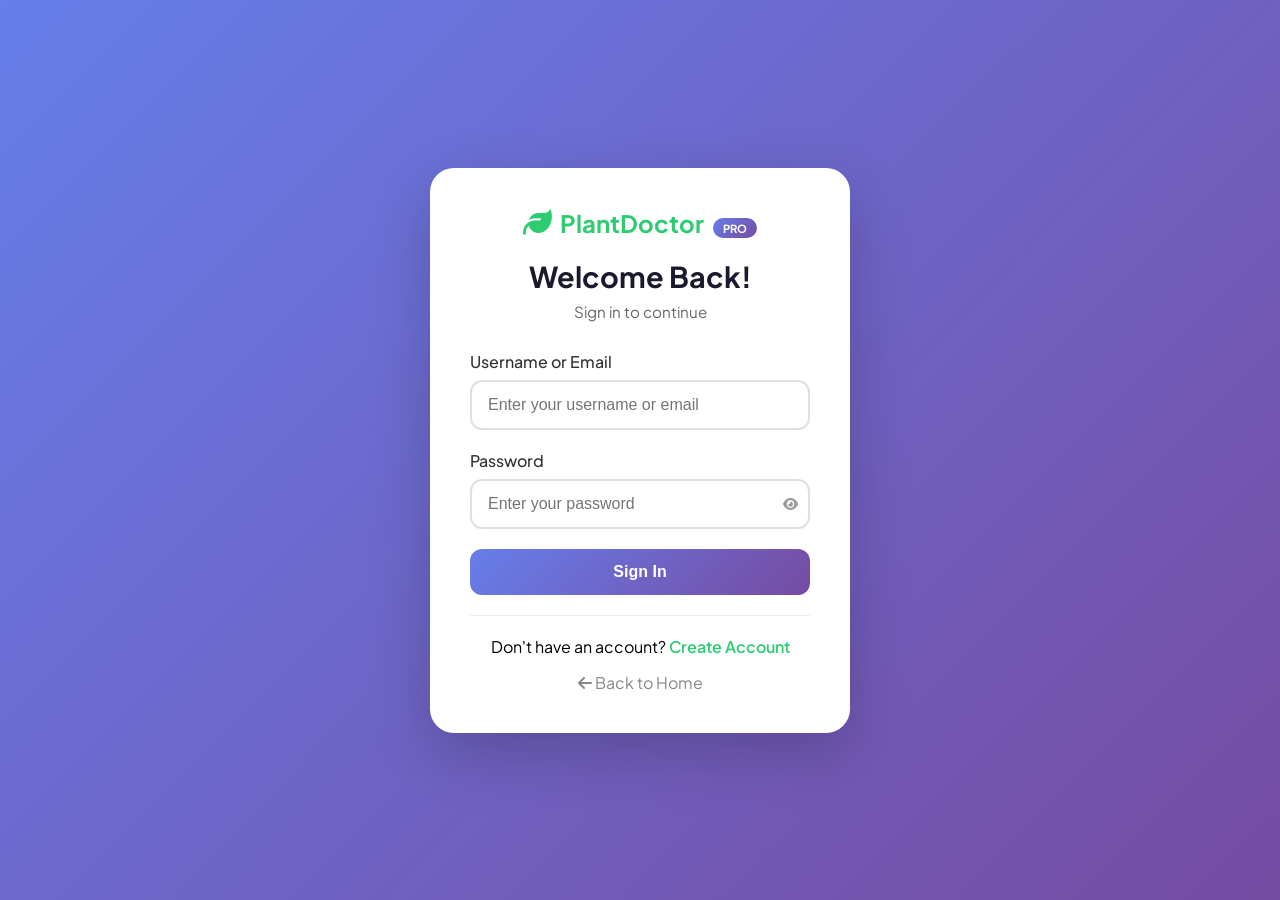
<file: templates/login.html>
<!DOCTYPE html>
<html lang="en">
<head>
    <meta charset="UTF-8">
    <meta name="viewport" content="width=device-width, initial-scale=1.0">
    <title>Login - PlantDoctor AI Pro</title>
    <link href="https://fonts.googleapis.com/css2?family=Plus+Jakarta+Sans:wght@300;400;500;600;700&display=swap" rel="stylesheet">
    <link rel="stylesheet" href="https://cdnjs.cloudflare.com/ajax/libs/font-awesome/6.4.0/css/all.min.css">
    <style>
        * { margin: 0; padding: 0; box-sizing: border-box; }
        body {
            font-family: 'Plus Jakarta Sans', sans-serif;
            background: linear-gradient(135deg, #667eea 0%, #764ba2 100%);
            min-height: 100vh;
            display: flex;
            align-items: center;
            justify-content: center;
            padding: 20px;
        }
        .auth-card {
            background: white;
            border-radius: 24px;
            padding: 40px;
            width: 100%;
            max-width: 420px;
            box-shadow: 0 20px 60px rgba(0, 0, 0, 0.2);
        }
        .brand {
            display: flex;
            align-items: center;
            justify-content: center;
            gap: 8px;
            font-size: 1.5rem;
            font-weight: 700;
            color: #2ecc71;
            margin-bottom: 20px;
        }
        .brand i { font-size: 1.8rem; }
        .pro-badge {
            background: linear-gradient(135deg, #667eea, #764ba2);
            color: white;
            padding: 3px 10px;
            border-radius: 20px;
            font-size: 0.7rem;
            margin-left: 5px;
        }
        .auth-header { text-align: center; margin-bottom: 30px; }
        .auth-header h2 { font-size: 1.8rem; color: #1a1a2e; margin-bottom: 8px; }
        .auth-header p { color: #666; font-size: 0.95rem; }
        .form-group { margin-bottom: 20px; }
        .form-group label { display: block; margin-bottom: 8px; font-weight: 500; color: #333; }
        .form-group input {
            width: 100%;
            padding: 14px 16px;
            border: 2px solid #e0e0e0;
            border-radius: 12px;
            font-size: 1rem;
        }
        .form-group input:focus { outline: none; border-color: #2ecc71; }
        .password-input { position: relative; }
        .password-input input { padding-right: 50px; }
        .toggle-password {
            position: absolute;
            right: 12px;
            top: 50%;
            transform: translateY(-50%);
            background: none;
            border: none;
            color: #999;
            cursor: pointer;
        }
        .btn-auth {
            width: 100%;
            padding: 14px;
            background: linear-gradient(135deg, #667eea, #764ba2);
            color: white;
            border: none;
            border-radius: 12px;
            font-size: 1rem;
            font-weight: 600;
            cursor: pointer;
        }
        .btn-auth:hover { transform: translateY(-2px); box-shadow: 0 10px 30px rgba(102, 126, 234, 0.4); }
        .error-message {
            background: #fee;
            color: #e74c3c;
            padding: 12px;
            border-radius: 10px;
            margin-top: 15px;
            display: none;
        }
        .auth-footer { text-align: center; margin-top: 20px; padding-top: 20px; border-top: 1px solid #eee; }
        .auth-footer a { color: #2ecc71; text-decoration: none; font-weight: 600; }
        .auth-back { text-align: center; margin-top: 15px; }
        .auth-back a { color: #888; text-decoration: none; }
    </style>
</head>
<body>
    <div class="auth-card">
        <div class="brand">
            <i class="fas fa-leaf"></i>
            <span>PlantDoctor <span class="pro-badge">PRO</span></span>
        </div>
        <div class="auth-header">
            <h2>Welcome Back!</h2>
            <p>Sign in to continue</p>
        </div>
        
        <form id="loginForm">
            <div class="form-group">
                <label>Username or Email</label>
                <input type="text" id="username" placeholder="Enter your username or email" required>
            </div>
            <div class="form-group">
                <label>Password</label>
                <div class="password-input">
                    <input type="password" id="password" placeholder="Enter your password" required>
                    <button type="button" class="toggle-password"><i class="fas fa-eye"></i></button>
                </div>
            </div>
            
            <button type="submit" class="btn-auth">Sign In</button>
            <div id="loginError" class="error-message"></div>
        </form>
        
        <div class="auth-footer">
            <p>Don't have an account? <a href="/register">Create Account</a></p>
        </div>
        <div class="auth-back">
            <a href="/"><i class="fas fa-arrow-left"></i> Back to Home</a>
        </div>
    </div>
    
    <script>
        document.getElementById('loginForm').addEventListener('submit', async (e) => {
            e.preventDefault();
            const username = document.getElementById('username').value;
            const password = document.getElementById('password').value;
            const errorDiv = document.getElementById('loginError');
            
            try {
                const response = await fetch('/auth/login', {
                    method: 'POST',
                    headers: { 'Content-Type': 'application/json' },
                    body: JSON.stringify({ username, password })
                });
                const data = await response.json();
                if (data.success) {
                    window.location.href = '/dashboard';
                } else {
                    errorDiv.textContent = data.error || 'Login failed';
                    errorDiv.style.display = 'block';
                }
            } catch (error) {
                errorDiv.textContent = 'Connection error. Please try again.';
                errorDiv.style.display = 'block';
            }
        });
        
        document.querySelector('.toggle-password').addEventListener('click', function() {
            const input = document.getElementById('password');
            const icon = this.querySelector('i');
            if (input.type === 'password') {
                input.type = 'text';
                icon.className = 'fas fa-eye-slash';
            } else {
                input.type = 'password';
                icon.className = 'fas fa-eye';
            }
        });
    </script>
</body>
</html>
</file>
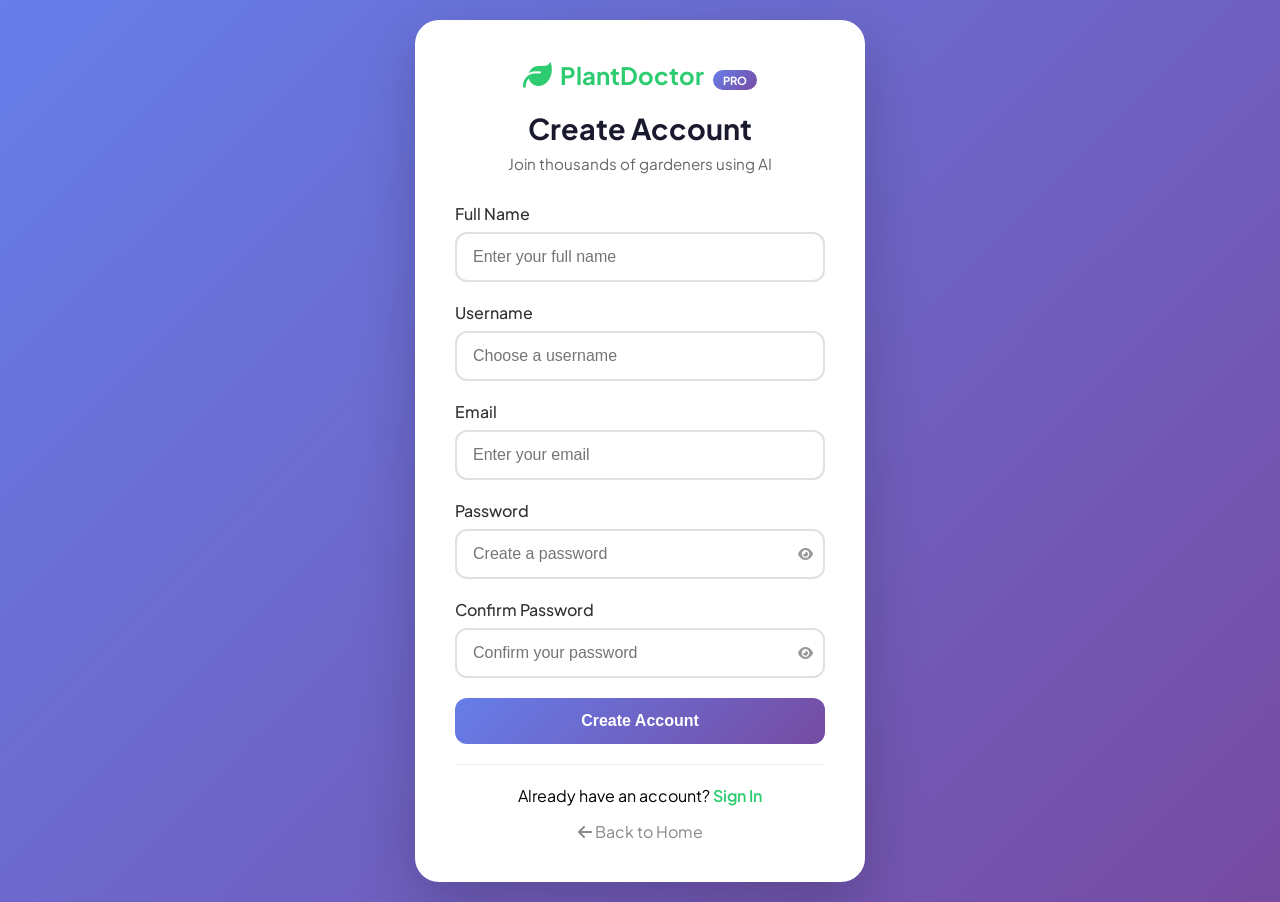
<file: templates/register.html>
<!DOCTYPE html>
<html lang="en">
<head>
    <meta charset="UTF-8">
    <meta name="viewport" content="width=device-width, initial-scale=1.0">
    <title>Register - PlantDoctor AI Pro</title>
    <link href="https://fonts.googleapis.com/css2?family=Plus+Jakarta+Sans:wght@300;400;500;600;700&display=swap" rel="stylesheet">
    <link rel="stylesheet" href="https://cdnjs.cloudflare.com/ajax/libs/font-awesome/6.4.0/css/all.min.css">
    <style>
        * { margin: 0; padding: 0; box-sizing: border-box; }
        body {
            font-family: 'Plus Jakarta Sans', sans-serif;
            background: linear-gradient(135deg, #667eea 0%, #764ba2 100%);
            min-height: 100vh;
            display: flex;
            align-items: center;
            justify-content: center;
            padding: 20px;
        }
        .auth-card {
            background: white;
            border-radius: 24px;
            padding: 40px;
            width: 100%;
            max-width: 450px;
            box-shadow: 0 20px 60px rgba(0, 0, 0, 0.2);
        }
        .brand {
            display: flex;
            align-items: center;
            justify-content: center;
            gap: 8px;
            font-size: 1.5rem;
            font-weight: 700;
            color: #2ecc71;
            margin-bottom: 20px;
        }
        .brand i { font-size: 1.8rem; }
        .pro-badge {
            background: linear-gradient(135deg, #667eea, #764ba2);
            color: white;
            padding: 3px 10px;
            border-radius: 20px;
            font-size: 0.7rem;
            margin-left: 5px;
        }
        .auth-header { text-align: center; margin-bottom: 30px; }
        .auth-header h2 { font-size: 1.8rem; color: #1a1a2e; margin-bottom: 8px; }
        .auth-header p { color: #666; font-size: 0.95rem; }
        .form-group { margin-bottom: 20px; }
        .form-group label { display: block; margin-bottom: 8px; font-weight: 500; color: #333; }
        .form-group input {
            width: 100%;
            padding: 14px 16px;
            border: 2px solid #e0e0e0;
            border-radius: 12px;
            font-size: 1rem;
        }
        .form-group input:focus { outline: none; border-color: #2ecc71; }
        .btn-auth {
            width: 100%;
            padding: 14px;
            background: linear-gradient(135deg, #667eea, #764ba2);
            color: white;
            border: none;
            border-radius: 12px;
            font-size: 1rem;
            font-weight: 600;
            cursor: pointer;
        }
        .btn-auth:hover { transform: translateY(-2px); box-shadow: 0 10px 30px rgba(102, 126, 234, 0.4); }
        .error-message {
            background: #fee;
            color: #e74c3c;
            padding: 12px;
            border-radius: 10px;
            margin-top: 15px;
            display: none;
        }
        .auth-footer { text-align: center; margin-top: 20px; padding-top: 20px; border-top: 1px solid #eee; }
        .auth-footer a { color: #2ecc71; text-decoration: none; font-weight: 600; }
        .auth-back { text-align: center; margin-top: 15px; }
        .auth-back a { color: #888; text-decoration: none; }
        .password-input { position: relative; }
        .password-input input { padding-right: 50px; }
        .toggle-password {
            position: absolute;
            right: 12px;
            top: 50%;
            transform: translateY(-50%);
            background: none;
            border: none;
            color: #999;
            cursor: pointer;
        }
    </style>
</head>
<body>
    <div class="auth-card">
        <div class="brand">
            <i class="fas fa-leaf"></i>
            <span>PlantDoctor <span class="pro-badge">PRO</span></span>
        </div>
        <div class="auth-header">
            <h2>Create Account</h2>
            <p>Join thousands of gardeners using AI</p>
        </div>
        
        <form id="registerForm">
            <div class="form-group">
                <label>Full Name</label>
                <input type="text" id="fullName" placeholder="Enter your full name">
            </div>
            <div class="form-group">
                <label>Username</label>
                <input type="text" id="username" placeholder="Choose a username" required>
            </div>
            <div class="form-group">
                <label>Email</label>
                <input type="email" id="email" placeholder="Enter your email" required>
            </div>
            <div class="form-group">
                <label>Password</label>
                <div class="password-input">
                    <input type="password" id="password" placeholder="Create a password" required>
                    <button type="button" class="toggle-password"><i class="fas fa-eye"></i></button>
                </div>
            </div>
            <div class="form-group">
                <label>Confirm Password</label>
                <div class="password-input">
                    <input type="password" id="confirmPassword" placeholder="Confirm your password" required>
                    <button type="button" class="toggle-password"><i class="fas fa-eye"></i></button>
                </div>
            </div>
            
            <button type="submit" class="btn-auth">Create Account</button>
            <div id="registerError" class="error-message"></div>
        </form>
        
        <div class="auth-footer">
            <p>Already have an account? <a href="/login">Sign In</a></p>
        </div>
        <div class="auth-back">
            <a href="/"><i class="fas fa-arrow-left"></i> Back to Home</a>
        </div>
    </div>
    
    <script>
        document.getElementById('registerForm').addEventListener('submit', async (e) => {
            e.preventDefault();
            const fullName = document.getElementById('fullName').value;
            const username = document.getElementById('username').value;
            const email = document.getElementById('email').value;
            const password = document.getElementById('password').value;
            const confirmPassword = document.getElementById('confirmPassword').value;
            const errorDiv = document.getElementById('registerError');
            
            if (password !== confirmPassword) {
                errorDiv.textContent = 'Passwords do not match';
                errorDiv.style.display = 'block';
                return;
            }
            
            try {
                const response = await fetch('/auth/register', {
                    method: 'POST',
                    headers: { 'Content-Type': 'application/json' },
                    body: JSON.stringify({ username, email, password, full_name: fullName })
                });
                const data = await response.json();
                if (data.success) {
                    window.location.href = '/login?registered=true';
                } else {
                    errorDiv.textContent = data.error || 'Registration failed';
                    errorDiv.style.display = 'block';
                }
            } catch (error) {
                errorDiv.textContent = 'Connection error. Please try again.';
                errorDiv.style.display = 'block';
            }
        });
        
        document.querySelectorAll('.toggle-password').forEach(btn => {
            btn.addEventListener('click', function() {
                const input = this.parentElement.querySelector('input');
                const icon = this.querySelector('i');
                if (input.type === 'password') {
                    input.type = 'text';
                    icon.className = 'fas fa-eye-slash';
                } else {
                    input.type = 'password';
                    icon.className = 'fas fa-eye';
                }
            });
        });
    </script>
</body>
</html>
</file>
